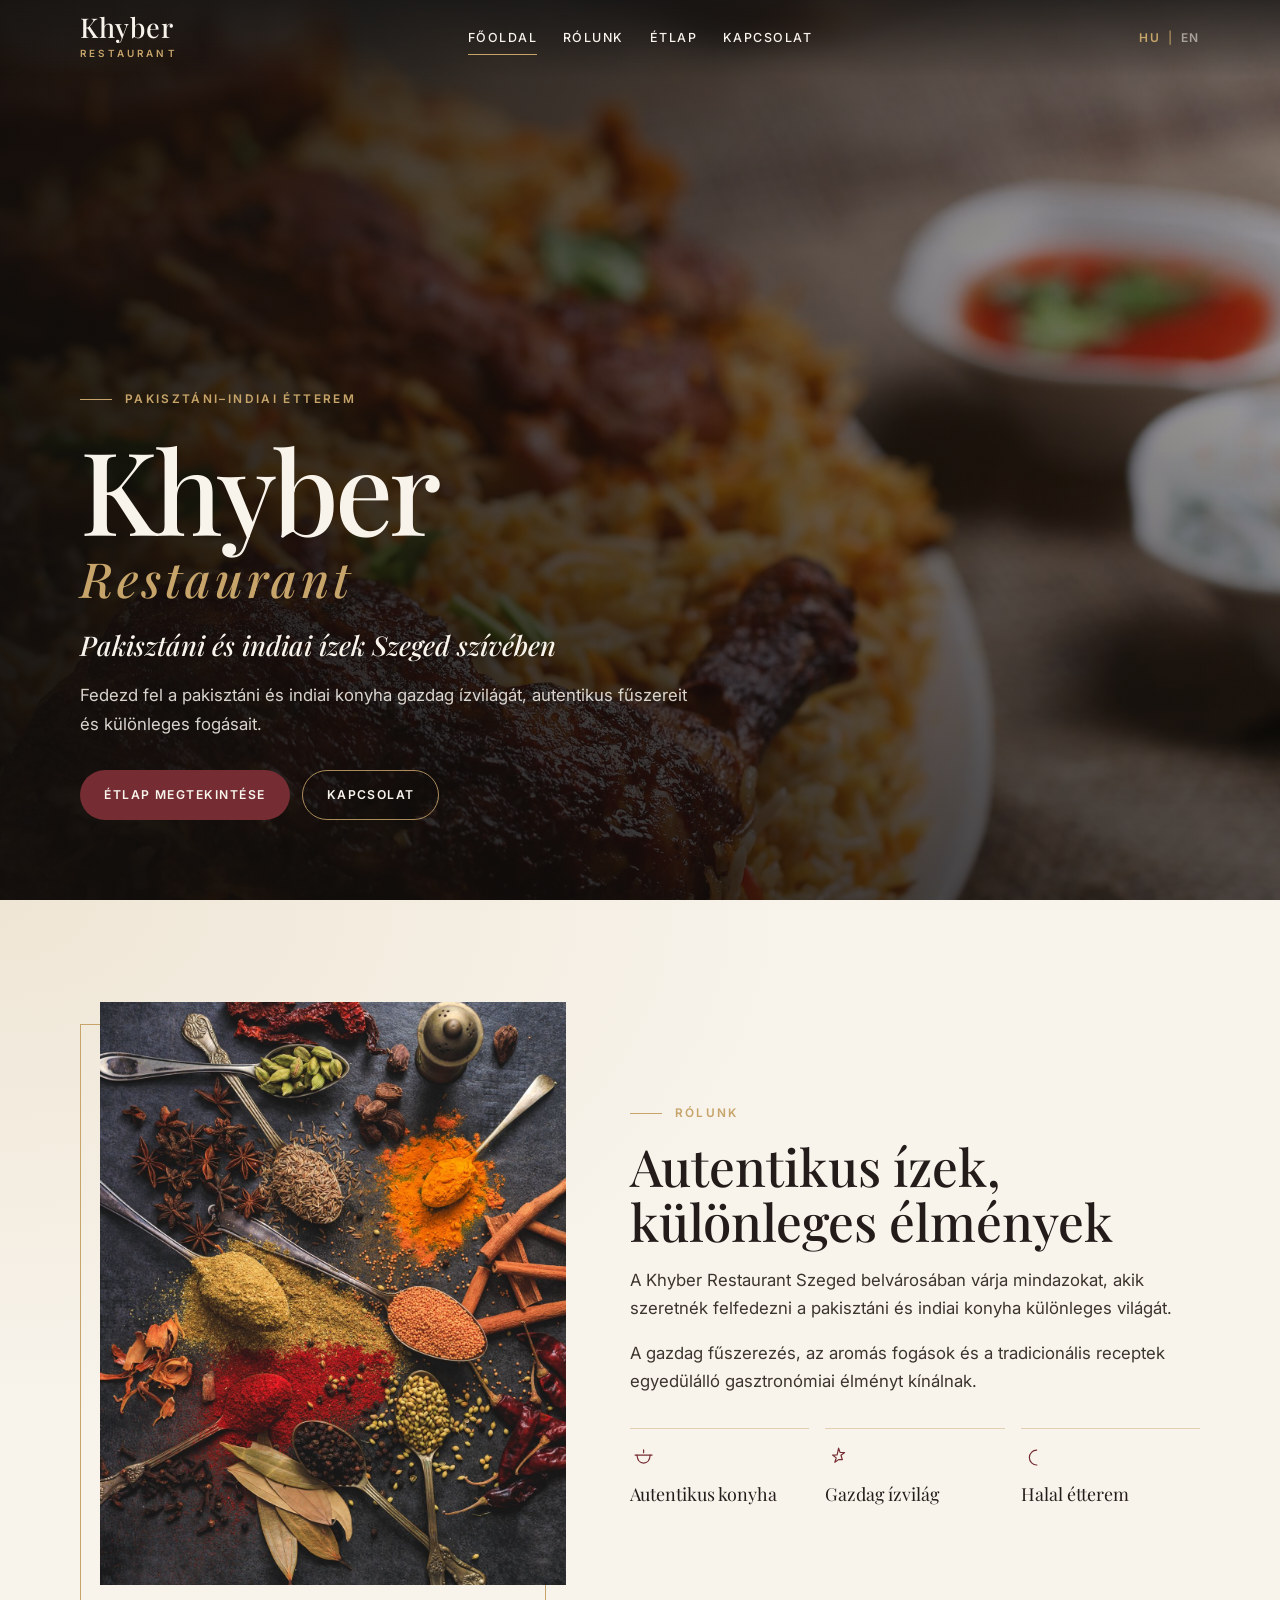
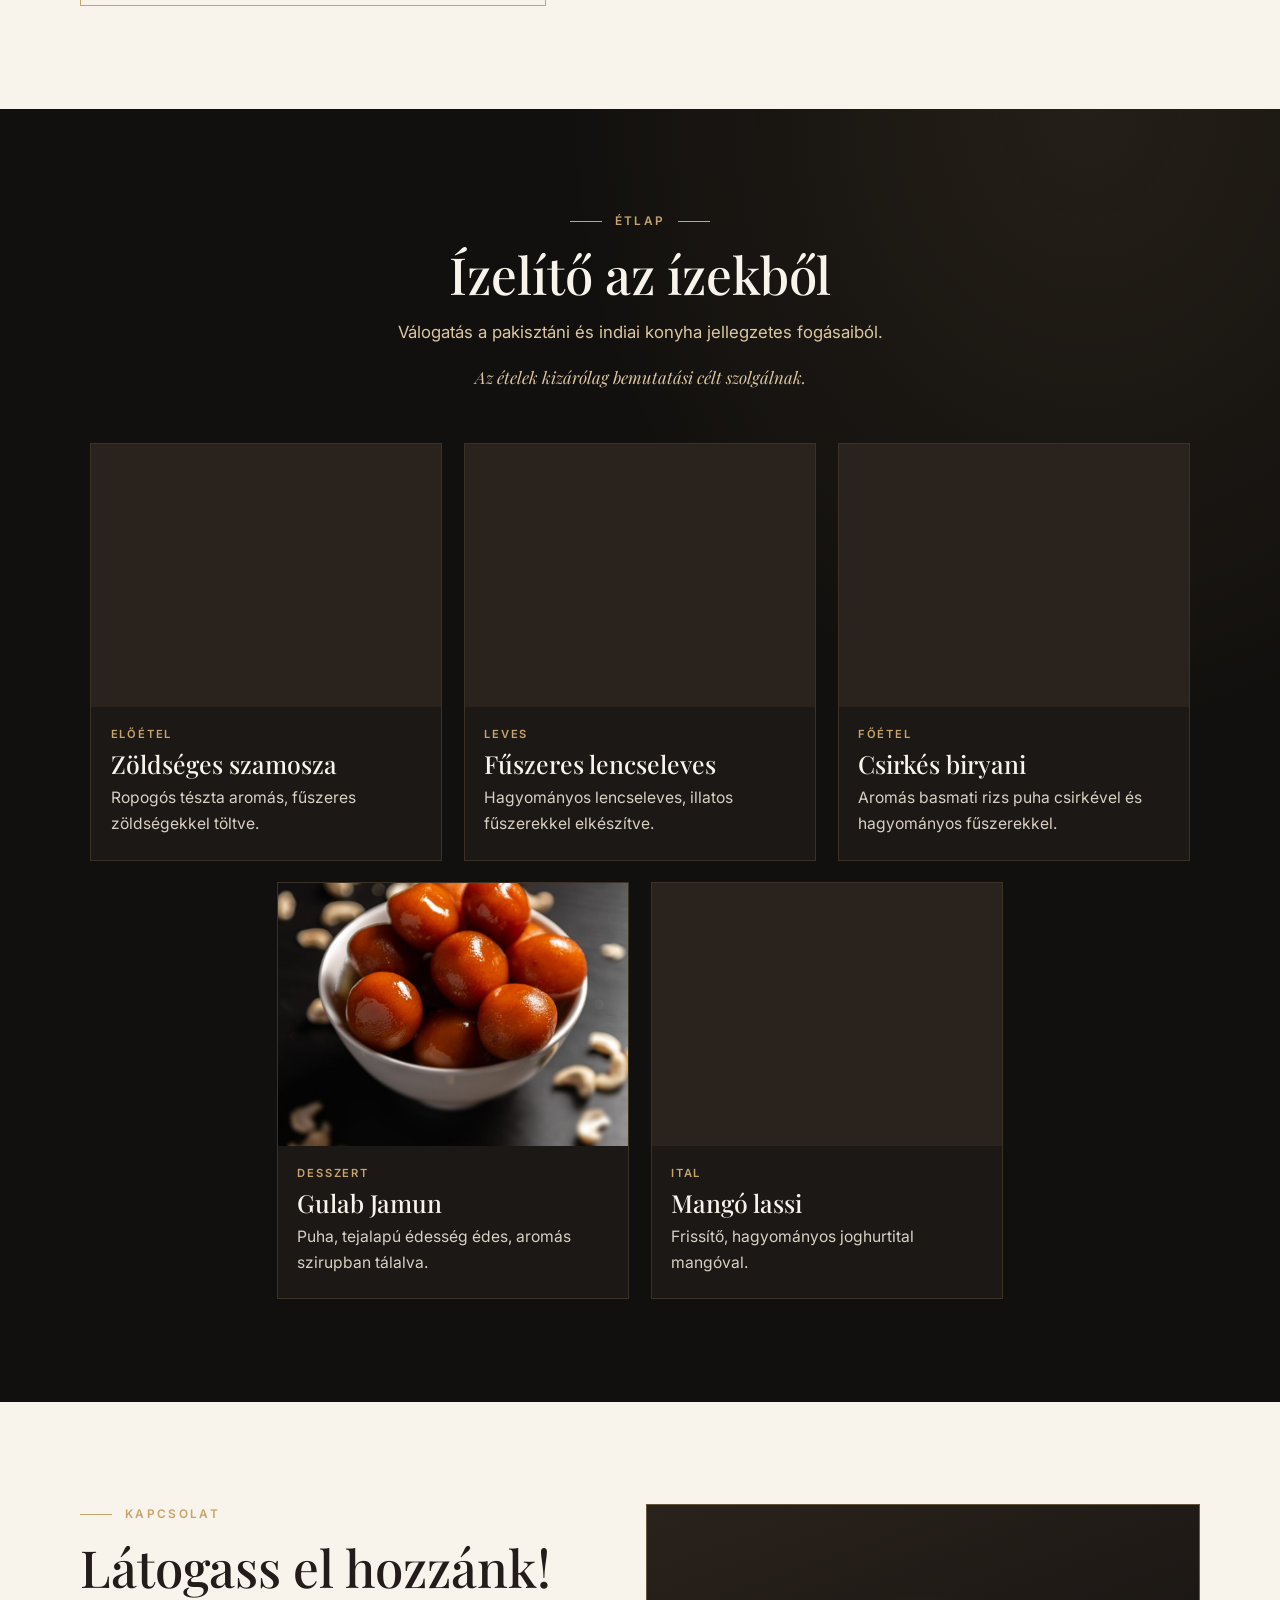
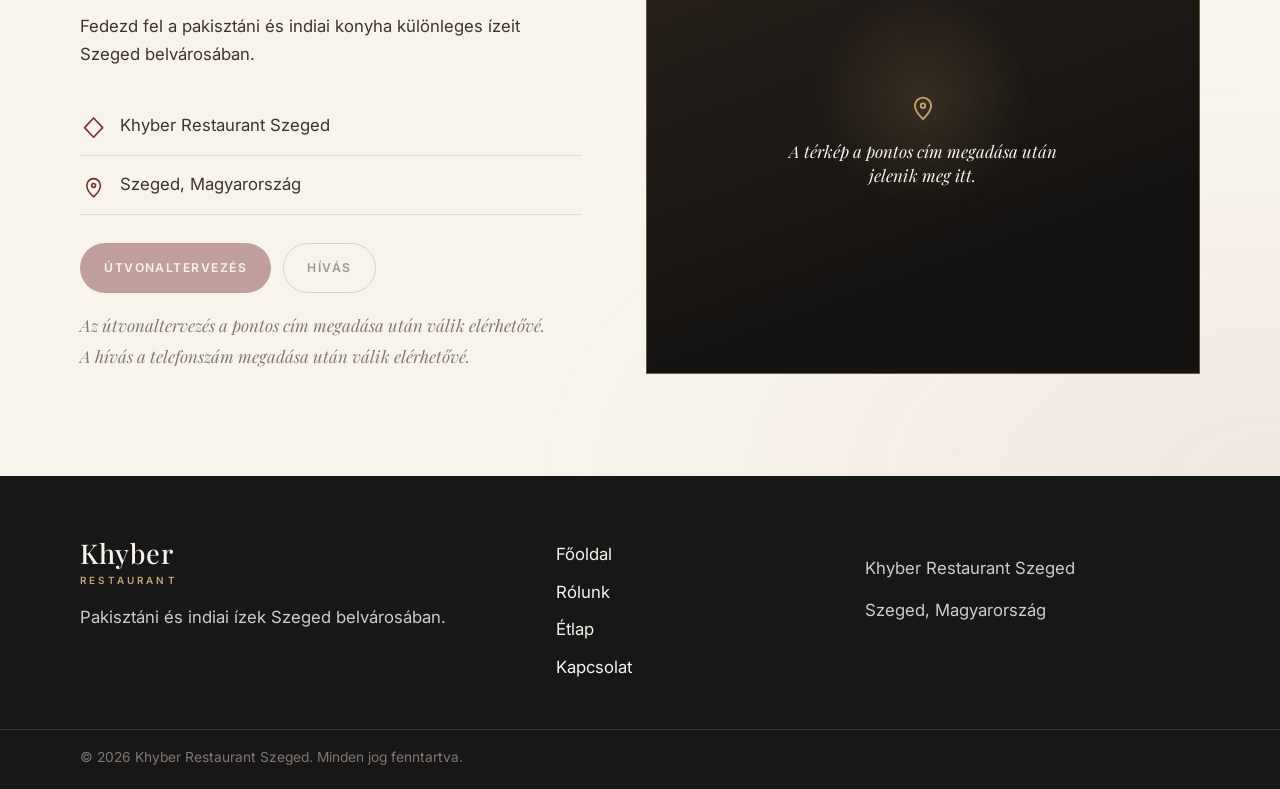
<file: index.html>
<!DOCTYPE html>
<html lang="hu">
<head>
    <meta charset="utf-8">
    <meta name="viewport" content="width=device-width, initial-scale=1">
    <title>Khyber Restaurant Szeged | Pakisztáni–indiai étterem</title>
    <meta name="description" content="Pakisztáni–indiai halal étterem Szeged belvárosában. Fedezd fel a gazdag ízvilágot, az autentikus fűszereket és a különleges fogásokat.">
    <meta name="theme-color" content="#171717">
    <link rel="canonical" href="index.html">
    <link rel="alternate" hreflang="hu" href="index.html">
    <link rel="alternate" hreflang="en" href="en.html">
    <link rel="alternate" hreflang="x-default" href="index.html">
    <meta property="og:type" content="website">
    <meta property="og:locale" content="hu_HU">
    <meta property="og:locale:alternate" content="en_GB">
    <meta property="og:title" content="Khyber Restaurant Szeged | Pakisztáni–indiai étterem">
    <meta property="og:description" content="Pakisztáni–indiai halal étterem Szeged belvárosában. Fedezd fel a gazdag ízvilágot, az autentikus fűszereket és a különleges fogásokat.">
    <meta property="og:url" content="index.html">
    <meta property="og:image" content="assets/images/hero.jpg">
    <meta property="og:image:alt" content="Csirkés biryani tálalva, pirított hússal és egész fűszerekkel">
    <meta name="twitter:card" content="summary_large_image">
    <meta name="twitter:title" content="Khyber Restaurant Szeged | Pakisztáni–indiai étterem">
    <meta name="twitter:description" content="Pakisztáni–indiai halal étterem Szeged belvárosában. Fedezd fel a gazdag ízvilágot, az autentikus fűszereket és a különleges fogásokat.">
    <meta name="twitter:image" content="assets/images/hero.jpg">
    <script>document.documentElement.classList.add('js');</script>
    <link rel="icon" href="assets/images/favicon.svg" type="image/svg+xml">
    <link rel="preconnect" href="https://fonts.googleapis.com">
    <link rel="preconnect" href="https://fonts.gstatic.com" crossorigin>
    <link href="https://fonts.googleapis.com/css2?family=Inter:wght@400;500;600&family=Playfair+Display:ital,wght@0,500;0,600;1,500&display=swap" rel="stylesheet">
    <link rel="preload" as="image" href="assets/images/hero.jpg">
    <link rel="stylesheet" href="assets/css/style.css">
    <script type="application/ld+json">{"@context":"https://schema.org","@type":"Restaurant","name":"Khyber Restaurant Szeged","servesCuisine":["Pakistani","Indian"],"address":{"@type":"PostalAddress","addressLocality":"Szeged","addressCountry":"HU"}}</script>
</head>
<body>
    <a class="skip-link" href="#main">Ugrás a tartalomhoz</a>

    <header class="site-header" data-header>
        <div class="container site-header__bar">
            <a class="logo" href="#home">
                <span class="logo__name">Khyber</span>
                <span class="logo__meta">Restaurant</span>
            </a>

            <nav class="site-nav" id="site-nav" aria-label="Főmenü" data-nav>
                <a href="#home">Főoldal</a>
                <a href="#about">Rólunk</a>
                <a href="#menu">Étlap</a>
                <a href="#contact">Kapcsolat</a>
            </nav>

            <div class="site-header__tools">
                <div class="lang" aria-label="Nyelv">
                    <a href="index.html" lang="hu" hreflang="hu" class="is-active" aria-current="true">HU</a>
                    <span aria-hidden="true">|</span>
                    <a href="en.html" lang="en" hreflang="en">EN</a>
                </div>
                <button
                    class="nav-toggle"
                    type="button"
                    aria-expanded="false"
                    aria-controls="site-nav"
                    data-nav-toggle
                    data-label-open="Menü megnyitása"
                    data-label-close="Menü bezárása"
                >
                    <span class="nav-toggle__bars" aria-hidden="true"></span>
                    <span class="visually-hidden" data-nav-label>Menü megnyitása</span>
                </button>
            </div>
        </div>
    </header>
    <main id="main">

        <section class="hero" id="home">
            <div class="hero__media">
                <img src="assets/images/hero.jpg" alt="Csirkés biryani tálalva, pirított hússal és egész fűszerekkel" width="1800" height="1200" fetchpriority="high">
                <div class="hero__shade"></div>
            </div>
            <div class="container hero__content">
                <p class="eyebrow">Pakisztáni–indiai étterem</p>
                <h1>Khyber <span>Restaurant</span></h1>
                <p class="hero__subtitle">Pakisztáni és indiai ízek Szeged szívében</p>
                <p class="hero__lead">Fedezd fel a pakisztáni és indiai konyha gazdag ízvilágát, autentikus fűszereit és különleges fogásait.</p>
                <div class="hero__actions">
                    <a class="btn btn--primary" href="#menu">Étlap megtekintése</a>
                    <a class="btn btn--ghost" href="#contact">Kapcsolat</a>
                </div>
            </div>
        </section>

        <section class="about" id="about">
            <div class="container about__grid">
                <figure class="about__photo reveal">
                    <img src="assets/images/about.jpg" alt="Friss fűszerek és alapanyagok: kurkuma, chili, kardamom, fahéj és babérlevél" width="1200" height="1500" loading="lazy" decoding="async">
                </figure>
                <div class="about__copy reveal">
                    <p class="eyebrow">Rólunk</p>
                    <h2>Autentikus ízek, különleges élmények</h2>
                                            <p>A Khyber Restaurant Szeged belvárosában várja mindazokat, akik szeretnék felfedezni a pakisztáni és indiai konyha különleges világát.</p>
                                            <p>A gazdag fűszerezés, az aromás fogások és a tradicionális receptek egyedülálló gasztronómiai élményt kínálnak.</p>
                                        <ul class="features">
                                                    <li>
                                <svg viewBox="0 0 32 32" aria-hidden="true" focusable="false"><path d="M6 13h20"/><path d="M8.2 13c.5 6 3.6 9.5 7.8 9.5s7.3-3.5 7.8-9.5"/><path d="M16 7v3.2"/></svg>                                <span>Autentikus konyha</span>
                            </li>
                                                    <li>
                                <svg viewBox="0 0 32 32" aria-hidden="true" focusable="false"><path d="M16 4.8l1.7 5.1 5.4.1-4.3 3.3 1.6 5.2L16 18.4l-4.4 3.1 1.6-5.2-4.3-3.3 5.4-.1z"/></svg>                                <span>Gazdag ízvilág</span>
                            </li>
                                                    <li>
                                <svg viewBox="0 0 32 32" aria-hidden="true" focusable="false"><path d="M18.5 7.2a8.4 8.4 0 1 0 .2 17.5 6.5 6.5 0 1 1-.2-17.5z"/></svg>                                <span>Halal étterem</span>
                            </li>
                                            </ul>
                </div>
            </div>
        </section>

        <section class="menu" id="menu">
            <div class="container">
                <header class="section-head reveal">
                    <p class="eyebrow">Étlap</p>
                    <h2>Ízelítő az ízekből</h2>
                    <p class="section-intro">Válogatás a pakisztáni és indiai konyha jellegzetes fogásaiból.</p>
                    <p class="menu__notice">Az ételek kizárólag bemutatási célt szolgálnak.</p>
                </header>
                <ul class="menu-grid">
                                                                    <li class="reveal">
                            <article class="dish">
                                <div class="dish__media">
                                                                            <img src="assets/images/samosa.jpg" alt="Ropogós szamoszák kosárban, mentával és chutney-val" width="1000" height="750" loading="lazy" decoding="async">
                                                                    </div>
                                <div class="dish__body">
                                    <p class="dish__category">Előétel</p>
                                    <h3>Zöldséges szamosza</h3>
                                    <p>Ropogós tészta aromás, fűszeres zöldségekkel töltve.</p>
                                </div>
                            </article>
                        </li>
                                                                    <li class="reveal">
                            <article class="dish">
                                <div class="dish__media">
                                                                            <img src="assets/images/daal.jpg" alt="Fűszeres lencseétel hagyományos rézedényben" width="1000" height="750" loading="lazy" decoding="async">
                                                                    </div>
                                <div class="dish__body">
                                    <p class="dish__category">Leves</p>
                                    <h3>Fűszeres lencseleves</h3>
                                    <p>Hagyományos lencseleves, illatos fűszerekkel elkészítve.</p>
                                </div>
                            </article>
                        </li>
                                                                    <li class="reveal">
                            <article class="dish">
                                <div class="dish__media">
                                                                            <img src="assets/images/biryani.jpg" alt="Csirkés biryani tányéron, mentával és uborkával" width="1000" height="750" loading="lazy" decoding="async">
                                                                    </div>
                                <div class="dish__body">
                                    <p class="dish__category">Főétel</p>
                                    <h3>Csirkés biryani</h3>
                                    <p>Aromás basmati rizs puha csirkével és hagyományos fűszerekkel.</p>
                                </div>
                            </article>
                        </li>
                                                                    <li class="reveal">
                            <article class="dish">
                                <div class="dish__media">
                                                                            <img src="assets/images/gulab-jamun.jpg" alt="Gulab jamun tálban, fényes cukorszirupban" width="1000" height="750" loading="lazy" decoding="async">
                                                                    </div>
                                <div class="dish__body">
                                    <p class="dish__category">Desszert</p>
                                    <h3>Gulab Jamun</h3>
                                    <p>Puha, tejalapú édesség édes, aromás szirupban tálalva.</p>
                                </div>
                            </article>
                        </li>
                                                                    <li class="reveal">
                            <article class="dish">
                                <div class="dish__media">
                                                                            <img src="assets/images/mango-lassi.jpg" alt="Mangós joghurtital pohárban, friss mangódarabokkal" width="1000" height="750" loading="lazy" decoding="async">
                                                                    </div>
                                <div class="dish__body">
                                    <p class="dish__category">Ital</p>
                                    <h3>Mangó lassi</h3>
                                    <p>Frissítő, hagyományos joghurtital mangóval.</p>
                                </div>
                            </article>
                        </li>
                                    </ul>
            </div>
        </section>

        <section class="contact" id="contact">
            <div class="container contact__grid">
                <div class="contact__copy reveal">
                    <p class="eyebrow">Kapcsolat</p>
                    <h2>Látogass el hozzánk!</h2>
                    <p>Fedezd fel a pakisztáni és indiai konyha különleges ízeit Szeged belvárosában.</p>

                    <ul class="details">
                        <li>
                            <svg viewBox="0 0 24 24" aria-hidden="true" focusable="false"><path d="M12 3.5 20 12 12 20.5 4 12z"/></svg>                            <span>Khyber Restaurant Szeged</span>
                        </li>
                        <li>
                            <svg viewBox="0 0 24 24" aria-hidden="true" focusable="false"><path d="M12 21s6-5.2 6-10a6 6 0 1 0-12 0c0 4.8 6 10 6 10z"/><circle cx="12" cy="11" r="1.7"/></svg>                            <span>Szeged, Magyarország</span>
                        </li>
                                                                                                                    </ul>

                    <div class="contact__actions">
                                                    <button class="btn btn--primary" type="button" disabled>Útvonaltervezés</button>
                        
                                                    <button class="btn btn--line" type="button" disabled>Hívás</button>
                                            </div>

                                            <div class="contact__notes">
                                                            <p>Az útvonaltervezés a pontos cím megadása után válik elérhetővé.</p>
                                                                                        <p>A hívás a telefonszám megadása után válik elérhetővé.</p>
                                                    </div>
                                    </div>

                <div class="contact__map reveal">
                                            <div class="map-placeholder">
                            <svg viewBox="0 0 24 24" aria-hidden="true" focusable="false"><path d="M12 21s6-5.2 6-10a6 6 0 1 0-12 0c0 4.8 6 10 6 10z"/><circle cx="12" cy="11" r="1.7"/></svg>                            <p>A térkép a pontos cím megadása után jelenik meg itt.</p>
                        </div>
                                    </div>
            </div>
        </section>

    </main>

    <footer class="site-footer">
        <div class="container site-footer__grid">
            <div class="site-footer__brand">
                <a class="logo" href="#home">
                    <span class="logo__name">Khyber</span>
                    <span class="logo__meta">Restaurant</span>
                </a>
                <p>Pakisztáni és indiai ízek Szeged belvárosában.</p>
            </div>

            <nav class="site-footer__nav" aria-label="Főmenü">
                <a href="#home">Főoldal</a>
                <a href="#about">Rólunk</a>
                <a href="#menu">Étlap</a>
                <a href="#contact">Kapcsolat</a>
            </nav>

            <div class="site-footer__contact">
                <p>Khyber Restaurant Szeged</p>
                                <p>Szeged, Magyarország</p>
                                                            </div>
        </div>
        <div class="site-footer__bar">
            <div class="container">
                <p>&copy; 2026 Khyber Restaurant Szeged. Minden jog fenntartva.</p>
            </div>
        </div>
    </footer>

    <script src="assets/js/main.js"></script>
</body>
</html>
</file>
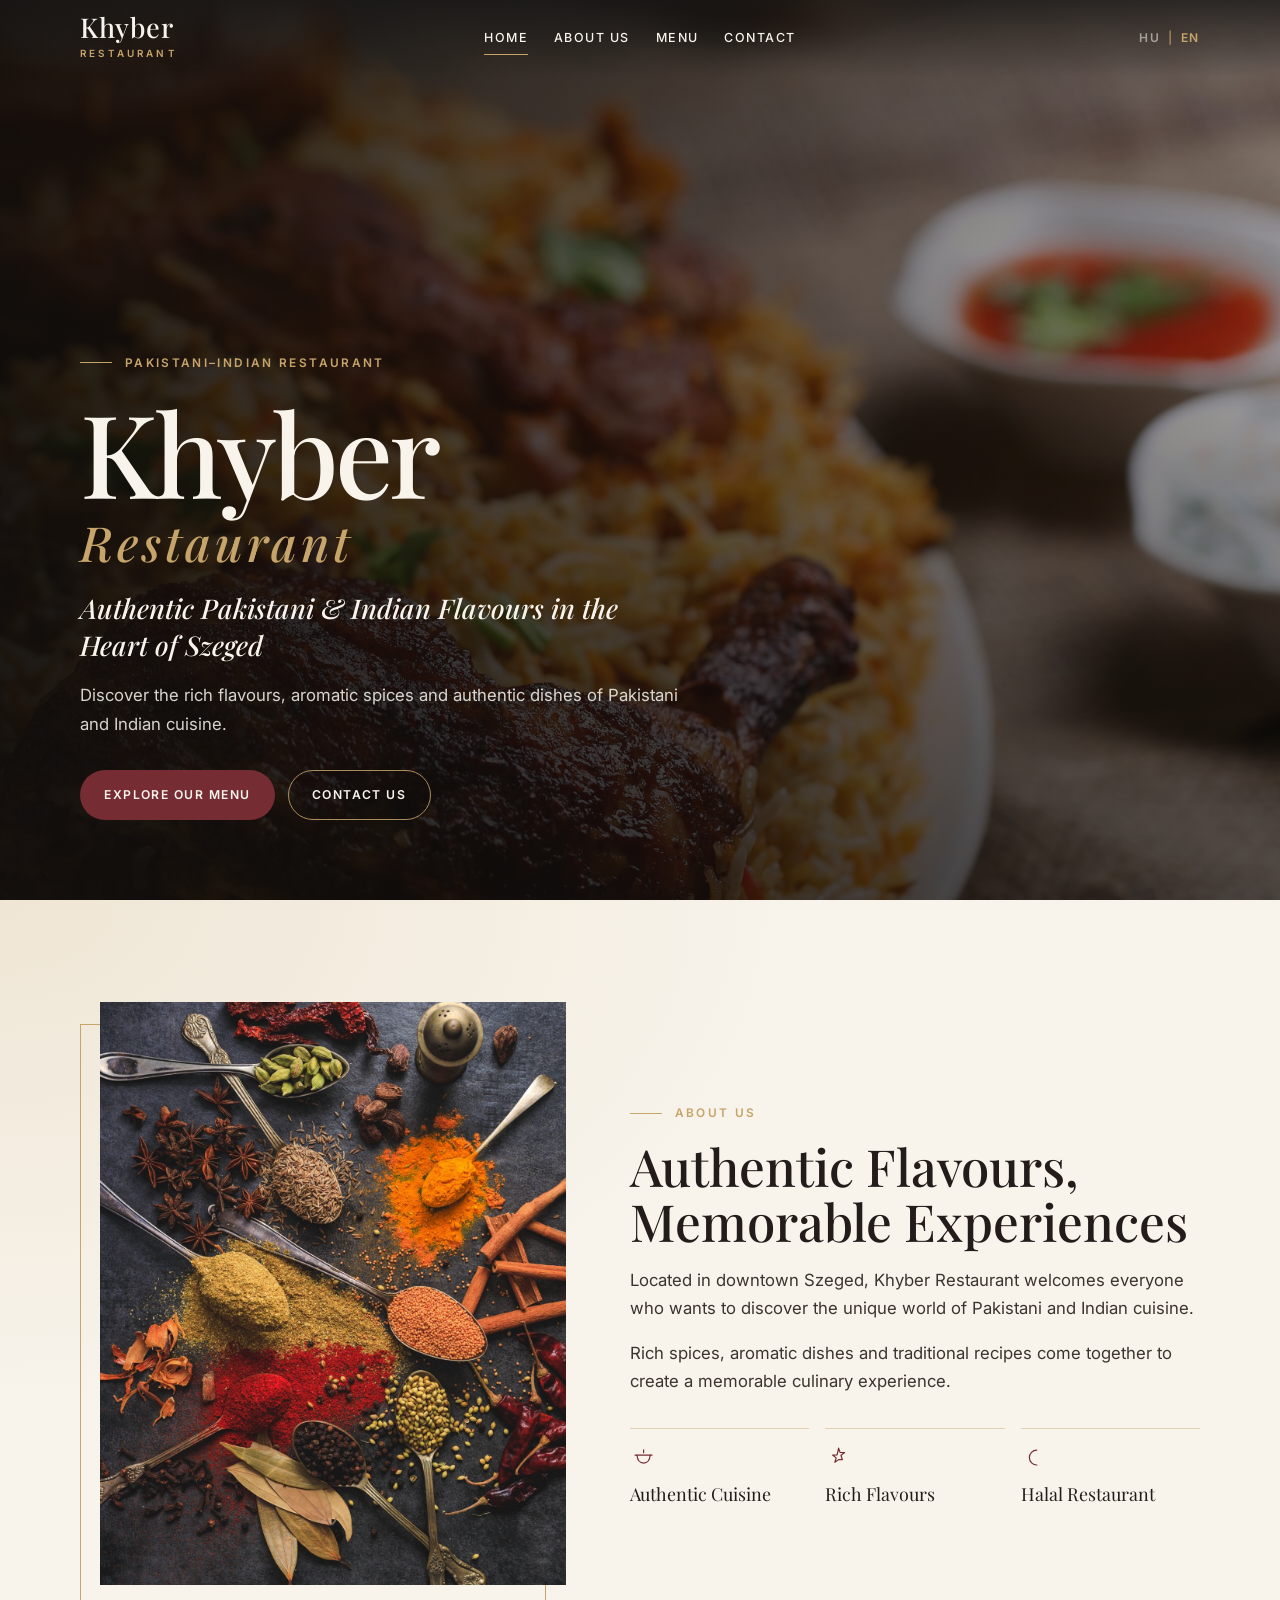
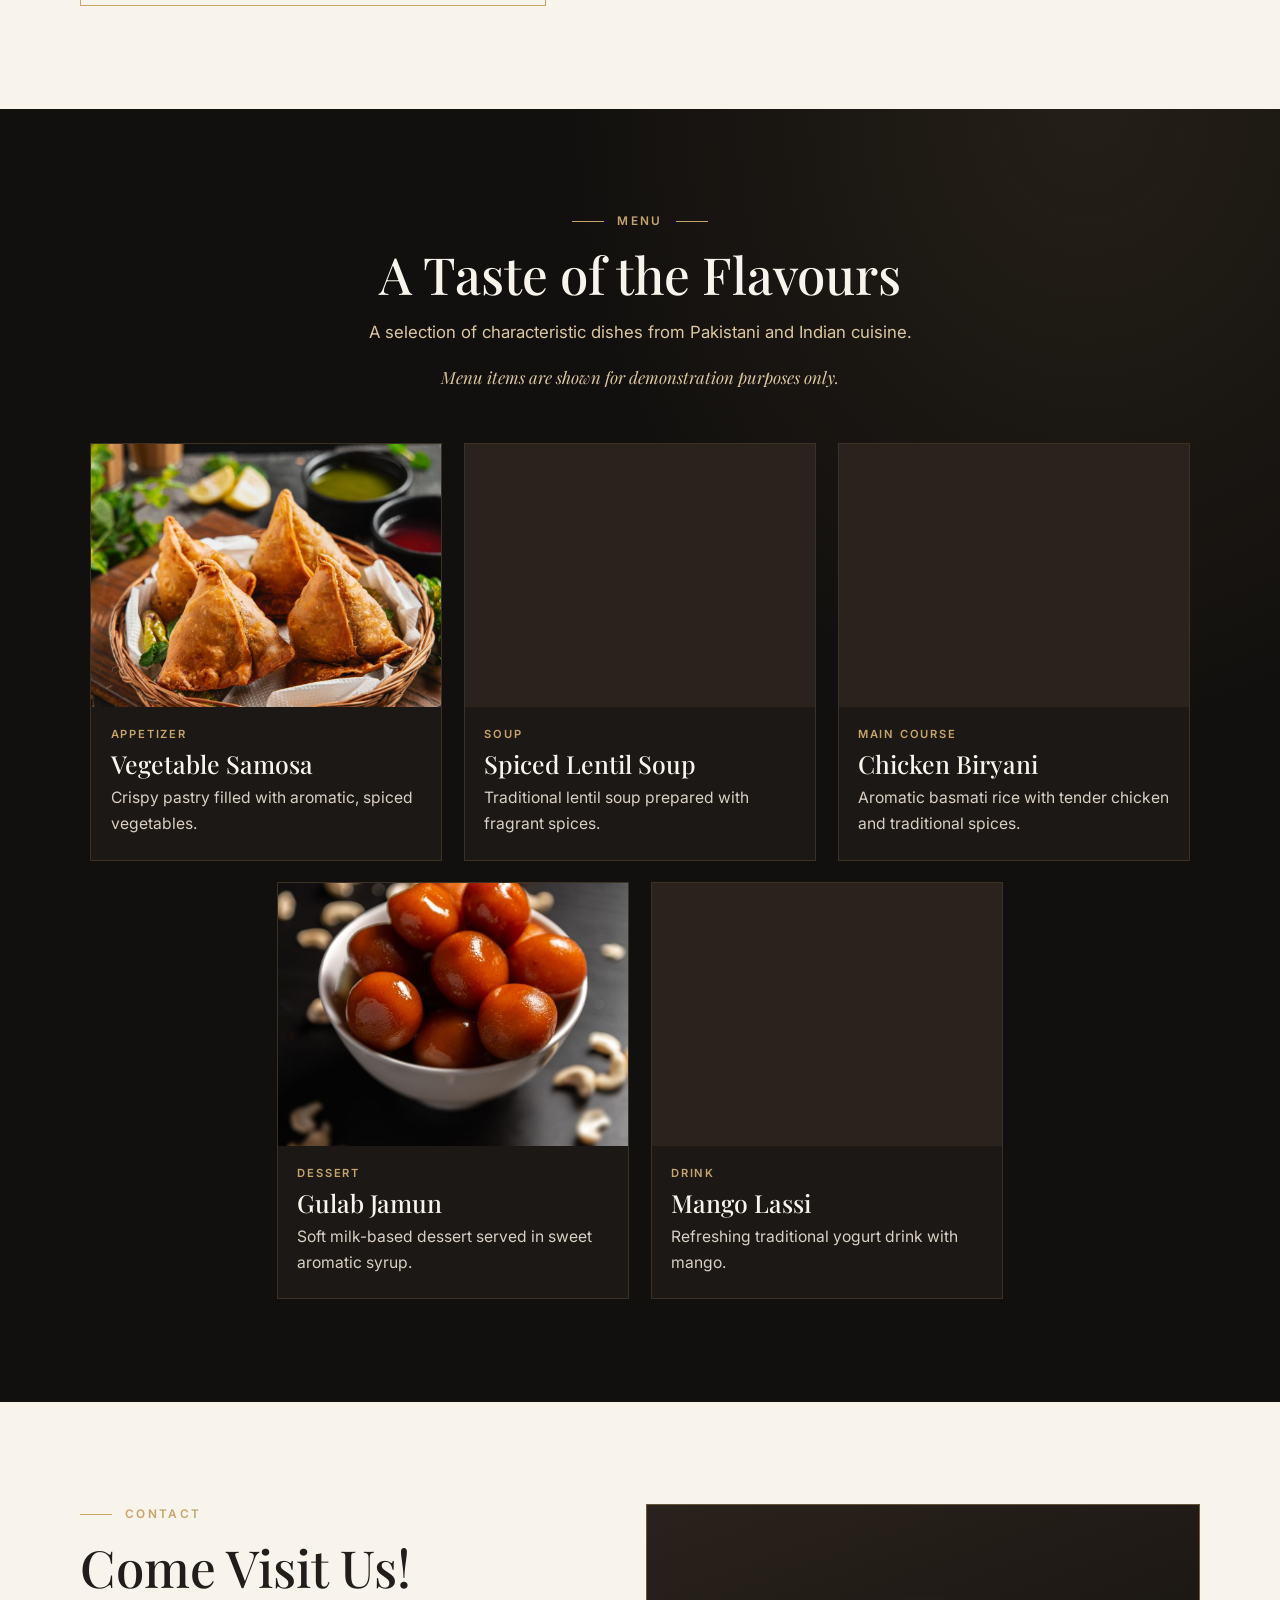
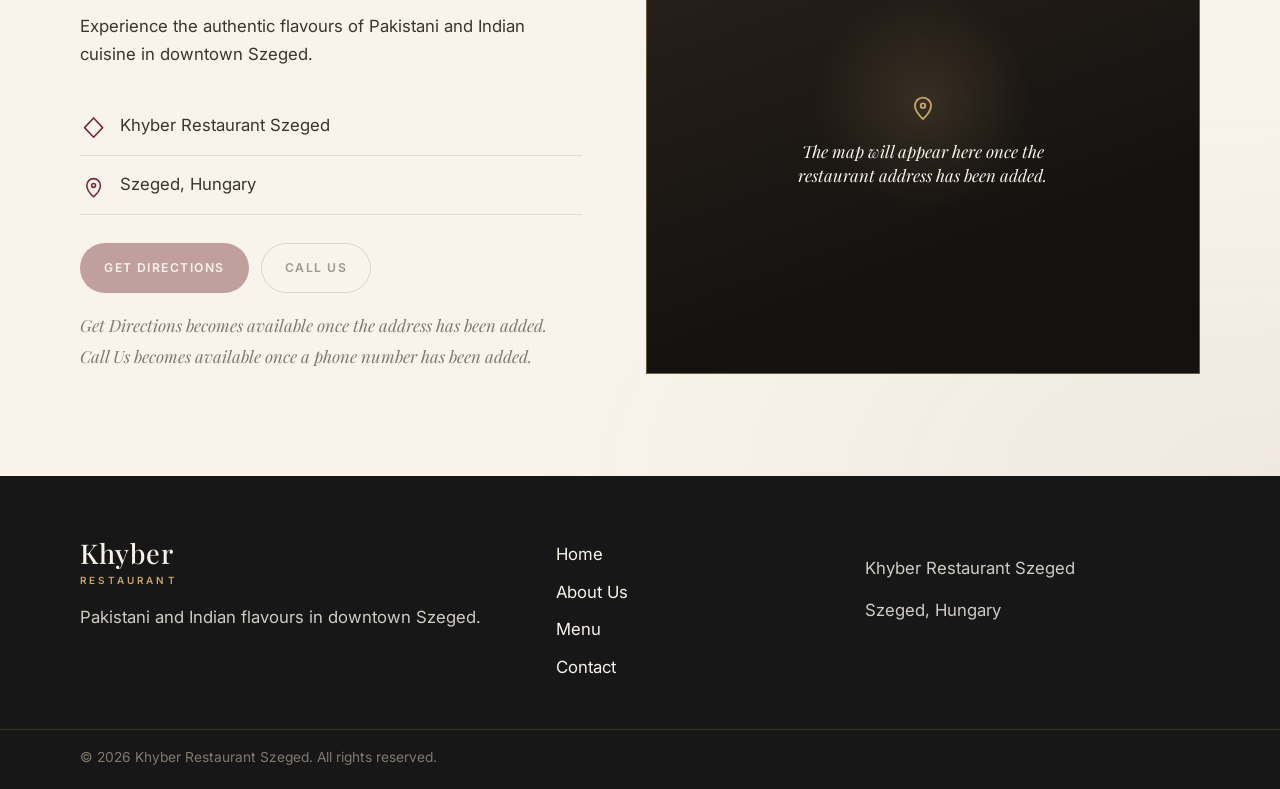
<file: en.html>
<!DOCTYPE html>
<html lang="en">
<head>
    <meta charset="utf-8">
    <meta name="viewport" content="width=device-width, initial-scale=1">
    <title>Khyber Restaurant Szeged | Pakistani-Indian Restaurant</title>
    <meta name="description" content="Pakistani-Indian halal restaurant in downtown Szeged. Discover rich flavours, aromatic spices and authentic dishes.">
    <meta name="theme-color" content="#171717">
    <link rel="canonical" href="en.html">
    <link rel="alternate" hreflang="hu" href="index.html">
    <link rel="alternate" hreflang="en" href="en.html">
    <link rel="alternate" hreflang="x-default" href="index.html">
    <meta property="og:type" content="website">
    <meta property="og:locale" content="en_GB">
    <meta property="og:locale:alternate" content="hu_HU">
    <meta property="og:title" content="Khyber Restaurant Szeged | Pakistani-Indian Restaurant">
    <meta property="og:description" content="Pakistani-Indian halal restaurant in downtown Szeged. Discover rich flavours, aromatic spices and authentic dishes.">
    <meta property="og:url" content="en.html">
    <meta property="og:image" content="assets/images/hero.jpg">
    <meta property="og:image:alt" content="Platter of chicken biryani with roasted chicken and whole spices">
    <meta name="twitter:card" content="summary_large_image">
    <meta name="twitter:title" content="Khyber Restaurant Szeged | Pakistani-Indian Restaurant">
    <meta name="twitter:description" content="Pakistani-Indian halal restaurant in downtown Szeged. Discover rich flavours, aromatic spices and authentic dishes.">
    <meta name="twitter:image" content="assets/images/hero.jpg">
    <script>document.documentElement.classList.add('js');</script>
    <link rel="icon" href="assets/images/favicon.svg" type="image/svg+xml">
    <link rel="preconnect" href="https://fonts.googleapis.com">
    <link rel="preconnect" href="https://fonts.gstatic.com" crossorigin>
    <link href="https://fonts.googleapis.com/css2?family=Inter:wght@400;500;600&family=Playfair+Display:ital,wght@0,500;0,600;1,500&display=swap" rel="stylesheet">
    <link rel="preload" as="image" href="assets/images/hero.jpg">
    <link rel="stylesheet" href="assets/css/style.css">
    <script type="application/ld+json">{"@context":"https://schema.org","@type":"Restaurant","name":"Khyber Restaurant Szeged","servesCuisine":["Pakistani","Indian"],"address":{"@type":"PostalAddress","addressLocality":"Szeged","addressCountry":"HU"}}</script>
</head>
<body>
    <a class="skip-link" href="#main">Skip to content</a>

    <header class="site-header" data-header>
        <div class="container site-header__bar">
            <a class="logo" href="#home">
                <span class="logo__name">Khyber</span>
                <span class="logo__meta">Restaurant</span>
            </a>

            <nav class="site-nav" id="site-nav" aria-label="Main" data-nav>
                <a href="#home">Home</a>
                <a href="#about">About Us</a>
                <a href="#menu">Menu</a>
                <a href="#contact">Contact</a>
            </nav>

            <div class="site-header__tools">
                <div class="lang" aria-label="Language">
                    <a href="index.html" lang="hu" hreflang="hu">HU</a>
                    <span aria-hidden="true">|</span>
                    <a href="en.html" lang="en" hreflang="en" class="is-active" aria-current="true">EN</a>
                </div>
                <button
                    class="nav-toggle"
                    type="button"
                    aria-expanded="false"
                    aria-controls="site-nav"
                    data-nav-toggle
                    data-label-open="Open menu"
                    data-label-close="Close menu"
                >
                    <span class="nav-toggle__bars" aria-hidden="true"></span>
                    <span class="visually-hidden" data-nav-label>Open menu</span>
                </button>
            </div>
        </div>
    </header>
    <main id="main">

        <section class="hero" id="home">
            <div class="hero__media">
                <img src="assets/images/hero.jpg" alt="Platter of chicken biryani with roasted chicken and whole spices" width="1800" height="1200" fetchpriority="high">
                <div class="hero__shade"></div>
            </div>
            <div class="container hero__content">
                <p class="eyebrow">Pakistani–Indian restaurant</p>
                <h1>Khyber <span>Restaurant</span></h1>
                <p class="hero__subtitle">Authentic Pakistani &amp; Indian Flavours in the Heart of Szeged</p>
                <p class="hero__lead">Discover the rich flavours, aromatic spices and authentic dishes of Pakistani and Indian cuisine.</p>
                <div class="hero__actions">
                    <a class="btn btn--primary" href="#menu">Explore Our Menu</a>
                    <a class="btn btn--ghost" href="#contact">Contact Us</a>
                </div>
            </div>
        </section>

        <section class="about" id="about">
            <div class="container about__grid">
                <figure class="about__photo reveal">
                    <img src="assets/images/about.jpg" alt="Fresh spices and ingredients, including turmeric, chilli, cardamom, cinnamon and bay leaves" width="1200" height="1500" loading="lazy" decoding="async">
                </figure>
                <div class="about__copy reveal">
                    <p class="eyebrow">About Us</p>
                    <h2>Authentic Flavours, Memorable Experiences</h2>
                                            <p>Located in downtown Szeged, Khyber Restaurant welcomes everyone who wants to discover the unique world of Pakistani and Indian cuisine.</p>
                                            <p>Rich spices, aromatic dishes and traditional recipes come together to create a memorable culinary experience.</p>
                                        <ul class="features">
                                                    <li>
                                <svg viewBox="0 0 32 32" aria-hidden="true" focusable="false"><path d="M6 13h20"/><path d="M8.2 13c.5 6 3.6 9.5 7.8 9.5s7.3-3.5 7.8-9.5"/><path d="M16 7v3.2"/></svg>                                <span>Authentic Cuisine</span>
                            </li>
                                                    <li>
                                <svg viewBox="0 0 32 32" aria-hidden="true" focusable="false"><path d="M16 4.8l1.7 5.1 5.4.1-4.3 3.3 1.6 5.2L16 18.4l-4.4 3.1 1.6-5.2-4.3-3.3 5.4-.1z"/></svg>                                <span>Rich Flavours</span>
                            </li>
                                                    <li>
                                <svg viewBox="0 0 32 32" aria-hidden="true" focusable="false"><path d="M18.5 7.2a8.4 8.4 0 1 0 .2 17.5 6.5 6.5 0 1 1-.2-17.5z"/></svg>                                <span>Halal Restaurant</span>
                            </li>
                                            </ul>
                </div>
            </div>
        </section>

        <section class="menu" id="menu">
            <div class="container">
                <header class="section-head reveal">
                    <p class="eyebrow">Menu</p>
                    <h2>A Taste of the Flavours</h2>
                    <p class="section-intro">A selection of characteristic dishes from Pakistani and Indian cuisine.</p>
                    <p class="menu__notice">Menu items are shown for demonstration purposes only.</p>
                </header>
                <ul class="menu-grid">
                                                                    <li class="reveal">
                            <article class="dish">
                                <div class="dish__media">
                                                                            <img src="assets/images/samosa.jpg" alt="Crispy samosas in a basket with mint and chutney" width="1000" height="750" loading="lazy" decoding="async">
                                                                    </div>
                                <div class="dish__body">
                                    <p class="dish__category">Appetizer</p>
                                    <h3>Vegetable Samosa</h3>
                                    <p>Crispy pastry filled with aromatic, spiced vegetables.</p>
                                </div>
                            </article>
                        </li>
                                                                    <li class="reveal">
                            <article class="dish">
                                <div class="dish__media">
                                                                            <img src="assets/images/daal.jpg" alt="Spiced lentil dish served in a traditional copper bowl" width="1000" height="750" loading="lazy" decoding="async">
                                                                    </div>
                                <div class="dish__body">
                                    <p class="dish__category">Soup</p>
                                    <h3>Spiced Lentil Soup</h3>
                                    <p>Traditional lentil soup prepared with fragrant spices.</p>
                                </div>
                            </article>
                        </li>
                                                                    <li class="reveal">
                            <article class="dish">
                                <div class="dish__media">
                                                                            <img src="assets/images/biryani.jpg" alt="Chicken biryani on a plate with mint and cucumber" width="1000" height="750" loading="lazy" decoding="async">
                                                                    </div>
                                <div class="dish__body">
                                    <p class="dish__category">Main Course</p>
                                    <h3>Chicken Biryani</h3>
                                    <p>Aromatic basmati rice with tender chicken and traditional spices.</p>
                                </div>
                            </article>
                        </li>
                                                                    <li class="reveal">
                            <article class="dish">
                                <div class="dish__media">
                                                                            <img src="assets/images/gulab-jamun.jpg" alt="Gulab jamun in a bowl, glazed with syrup" width="1000" height="750" loading="lazy" decoding="async">
                                                                    </div>
                                <div class="dish__body">
                                    <p class="dish__category">Dessert</p>
                                    <h3>Gulab Jamun</h3>
                                    <p>Soft milk-based dessert served in sweet aromatic syrup.</p>
                                </div>
                            </article>
                        </li>
                                                                    <li class="reveal">
                            <article class="dish">
                                <div class="dish__media">
                                                                            <img src="assets/images/mango-lassi.jpg" alt="Mango yogurt drink in a glass, topped with fresh mango" width="1000" height="750" loading="lazy" decoding="async">
                                                                    </div>
                                <div class="dish__body">
                                    <p class="dish__category">Drink</p>
                                    <h3>Mango Lassi</h3>
                                    <p>Refreshing traditional yogurt drink with mango.</p>
                                </div>
                            </article>
                        </li>
                                    </ul>
            </div>
        </section>

        <section class="contact" id="contact">
            <div class="container contact__grid">
                <div class="contact__copy reveal">
                    <p class="eyebrow">Contact</p>
                    <h2>Come Visit Us!</h2>
                    <p>Experience the authentic flavours of Pakistani and Indian cuisine in downtown Szeged.</p>

                    <ul class="details">
                        <li>
                            <svg viewBox="0 0 24 24" aria-hidden="true" focusable="false"><path d="M12 3.5 20 12 12 20.5 4 12z"/></svg>                            <span>Khyber Restaurant Szeged</span>
                        </li>
                        <li>
                            <svg viewBox="0 0 24 24" aria-hidden="true" focusable="false"><path d="M12 21s6-5.2 6-10a6 6 0 1 0-12 0c0 4.8 6 10 6 10z"/><circle cx="12" cy="11" r="1.7"/></svg>                            <span>Szeged, Hungary</span>
                        </li>
                                                                                                                    </ul>

                    <div class="contact__actions">
                                                    <button class="btn btn--primary" type="button" disabled>Get Directions</button>
                        
                                                    <button class="btn btn--line" type="button" disabled>Call Us</button>
                                            </div>

                                            <div class="contact__notes">
                                                            <p>Get Directions becomes available once the address has been added.</p>
                                                                                        <p>Call Us becomes available once a phone number has been added.</p>
                                                    </div>
                                    </div>

                <div class="contact__map reveal">
                                            <div class="map-placeholder">
                            <svg viewBox="0 0 24 24" aria-hidden="true" focusable="false"><path d="M12 21s6-5.2 6-10a6 6 0 1 0-12 0c0 4.8 6 10 6 10z"/><circle cx="12" cy="11" r="1.7"/></svg>                            <p>The map will appear here once the restaurant address has been added.</p>
                        </div>
                                    </div>
            </div>
        </section>

    </main>

    <footer class="site-footer">
        <div class="container site-footer__grid">
            <div class="site-footer__brand">
                <a class="logo" href="#home">
                    <span class="logo__name">Khyber</span>
                    <span class="logo__meta">Restaurant</span>
                </a>
                <p>Pakistani and Indian flavours in downtown Szeged.</p>
            </div>

            <nav class="site-footer__nav" aria-label="Main">
                <a href="#home">Home</a>
                <a href="#about">About Us</a>
                <a href="#menu">Menu</a>
                <a href="#contact">Contact</a>
            </nav>

            <div class="site-footer__contact">
                <p>Khyber Restaurant Szeged</p>
                                <p>Szeged, Hungary</p>
                                                            </div>
        </div>
        <div class="site-footer__bar">
            <div class="container">
                <p>&copy; 2026 Khyber Restaurant Szeged. All rights reserved.</p>
            </div>
        </div>
    </footer>

    <script src="assets/js/main.js"></script>
</body>
</html>
</file>
<file: assets/css/style.css>
:root {
    --charcoal: #171717;
    --ink: #241c1a;
    --ivory: #f8f4ec;
    --text: #3c342e;
    --muted: #81796f;
    --burgundy: #752c32;
    --burgundy-deep: #5a2126;
    --gold: #c6a46a;
    --gold-soft: #ddc7a0;
    --line: rgba(198, 164, 106, 0.45);
    --serif: "Playfair Display", Georgia, "Times New Roman", serif;
    --sans: Inter, "Segoe UI", sans-serif;
    --header: 4.75rem;
    --space: clamp(4.5rem, 8vw, 7.25rem);
    --content: 1120px;
}

*,
*::before,
*::after {
    box-sizing: border-box;
}

html {
    scroll-behavior: smooth;
}

body {
    margin: 0;
    background: var(--ivory);
    color: var(--text);
    font-family: var(--sans);
    font-size: 1.05rem;
    line-height: 1.7;
    overflow-x: clip;
}

body.nav-open {
    overflow: hidden;
}

img {
    max-width: 100%;
    height: auto;
}

h1, h2, h3, p {
    margin-top: 0;
}

h1, h2, h3 {
    font-family: var(--serif);
    font-weight: 500;
    line-height: 1.08;
    color: var(--ink);
}

a {
    color: inherit;
}

button, a {
    -webkit-tap-highlight-color: transparent;
}

:focus-visible {
    outline: 2px solid var(--gold);
    outline-offset: 3px;
}

::selection {
    background: var(--burgundy);
    color: var(--ivory);
}

.skip-link {
    position: absolute;
    left: 1rem;
    top: -4rem;
    z-index: 80;
    padding: 0.7rem 1rem;
    background: var(--gold);
    color: var(--charcoal);
    text-decoration: none;
}

.skip-link:focus {
    top: 1rem;
}

.visually-hidden {
    position: absolute;
    width: 1px;
    height: 1px;
    padding: 0;
    margin: -1px;
    overflow: hidden;
    clip: rect(0, 0, 0, 0);
    white-space: nowrap;
    border: 0;
}

.container {
    width: min(var(--content), calc(100% - 3rem));
    margin-inline: auto;
}

.eyebrow {
    display: flex;
    align-items: center;
    gap: 0.8rem;
    margin: 0 0 1rem;
    color: var(--gold);
    font-size: 0.74rem;
    font-weight: 600;
    letter-spacing: 0.2em;
    text-transform: uppercase;
}

.eyebrow::before,
.section-head .eyebrow::after {
    content: "";
    width: 2rem;
    height: 1px;
    background: currentColor;
}

.section-head {
    max-width: 40rem;
    margin: 0 auto 3.25rem;
    text-align: center;
}

.section-head .eyebrow {
    justify-content: center;
}

.section-intro {
    margin: 1rem auto 0;
    color: var(--gold-soft);
}

section {
    scroll-margin-top: calc(var(--header) + 0.5rem);
}

.site-header {
    position: fixed;
    inset: 0 0 auto;
    z-index: 40;
    color: var(--ivory);
    background: linear-gradient(180deg, rgba(23, 23, 23, 0.72), rgba(23, 23, 23, 0));
    transition: background 0.3s ease, box-shadow 0.3s ease;
}

.site-header.is-scrolled,
.site-header.is-open {
    background: rgba(23, 23, 23, 0.96);
    box-shadow: inset 0 -1px 0 rgba(198, 164, 106, 0.28);
}

.site-header__bar {
    display: grid;
    grid-template-columns: 1fr auto 1fr;
    align-items: center;
    min-height: var(--header);
}

.logo {
    justify-self: start;
    color: inherit;
    text-decoration: none;
}

.logo__name {
    display: block;
    font-family: var(--serif);
    font-size: 1.7rem;
    font-weight: 500;
    line-height: 1;
    letter-spacing: 0.02em;
}

.logo__meta {
    display: block;
    margin-top: 0.28rem;
    color: var(--gold);
    font-size: 0.62rem;
    font-weight: 600;
    letter-spacing: 0.32em;
    text-transform: uppercase;
}

.site-nav {
    display: flex;
    align-items: center;
    gap: 1.6rem;
}

.site-nav a {
    position: relative;
    color: var(--ivory);
    font-size: 0.78rem;
    font-weight: 500;
    letter-spacing: 0.12em;
    text-decoration: none;
    text-transform: uppercase;
    white-space: nowrap;
}

.site-nav a::after {
    content: "";
    position: absolute;
    left: 0;
    bottom: -0.4rem;
    width: 100%;
    height: 1px;
    background: var(--gold);
    transform: scaleX(0);
    transform-origin: left;
    transition: transform 0.25s ease;
}

.site-nav a:hover::after,
.site-nav a[aria-current="true"]::after {
    transform: scaleX(1);
}

.site-header__tools {
    display: flex;
    justify-content: flex-end;
    align-items: center;
    gap: 0.75rem;
}

.lang {
    display: flex;
    align-items: center;
    gap: 0.45rem;
    font-size: 0.75rem;
    font-weight: 600;
    letter-spacing: 0.14em;
}

.lang a {
    color: rgba(248, 244, 236, 0.55);
    text-decoration: none;
}

.lang a.is-active,
.lang a:hover {
    color: var(--gold);
}

.lang span {
    color: rgba(198, 164, 106, 0.7);
}

.nav-toggle {
    display: none;
    place-items: center;
    width: 2.75rem;
    height: 2.75rem;
    padding: 0;
    border: 0;
    background: transparent;
    color: inherit;
    cursor: pointer;
}

.nav-toggle__bars,
.nav-toggle__bars::before,
.nav-toggle__bars::after {
    display: block;
    width: 1.35rem;
    height: 1.5px;
    background: currentColor;
    position: relative;
}

.nav-toggle__bars::before,
.nav-toggle__bars::after {
    content: "";
    position: absolute;
    left: 0;
}

.nav-toggle__bars::before {
    top: -0.42rem;
}

.nav-toggle__bars::after {
    top: 0.42rem;
}

.nav-toggle[aria-expanded="true"] .nav-toggle__bars {
    background: transparent;
}

.nav-toggle[aria-expanded="true"] .nav-toggle__bars::before {
    top: 0;
    transform: rotate(45deg);
}

.nav-toggle[aria-expanded="true"] .nav-toggle__bars::after {
    top: 0;
    transform: rotate(-45deg);
}

.hero {
    position: relative;
    display: flex;
    align-items: flex-end;
    min-height: 100vh;
    min-height: 100dvh;
    color: var(--ivory);
}

.hero__media,
.hero__shade {
    position: absolute;
    inset: 0;
}

.hero__media img {
    width: 100%;
    height: 100%;
    object-fit: cover;
    object-position: 58% 42%;
}

.hero__shade {
    background:
        linear-gradient(90deg, rgba(17, 14, 12, 0.9) 0%, rgba(17, 14, 12, 0.62) 42%, rgba(17, 14, 12, 0.22) 100%),
        linear-gradient(180deg, rgba(17, 14, 12, 0.35), rgba(17, 14, 12, 0.15) 28%, rgba(17, 14, 12, 0.62));
}

.hero__content {
    position: relative;
    z-index: 1;
    padding: calc(var(--header) + 3rem) 0 5rem;
}

.hero__content > * {
    max-width: 38rem;
}

.hero h1,
.hero h1 span {
    color: var(--ivory);
}

.hero h1 {
    margin: 0;
    font-size: clamp(4rem, 9vw, 7.4rem);
    font-weight: 500;
    letter-spacing: -0.035em;
}

.hero h1 span {
    display: block;
    margin-top: 0.15rem;
    color: var(--gold);
    font-size: 0.42em;
    font-style: italic;
    font-weight: 500;
    letter-spacing: 0.08em;
}

.hero__subtitle {
    margin: 1.4rem 0 0;
    font-family: var(--serif);
    font-size: clamp(1.25rem, 2.2vw, 1.7rem);
    font-style: italic;
    font-weight: 500;
    line-height: 1.35;
    color: var(--ivory);
}

.hero__lead {
    margin: 1.1rem 0 0;
    color: rgba(248, 244, 236, 0.86);
}

.hero__actions {
    display: flex;
    flex-wrap: wrap;
    gap: 0.8rem;
    max-width: none;
    margin-top: 2rem;
}

.btn {
    display: inline-flex;
    align-items: center;
    justify-content: center;
    min-height: 3.1rem;
    padding: 0.8rem 1.45rem;
    border: 1px solid transparent;
    border-radius: 999px;
    font-family: var(--sans);
    font-size: 0.76rem;
    font-weight: 600;
    letter-spacing: 0.12em;
    line-height: 1.2;
    text-align: center;
    text-decoration: none;
    text-transform: uppercase;
    cursor: pointer;
    transition: background 0.25s ease, color 0.25s ease, border-color 0.25s ease, transform 0.25s ease;
}

.btn--primary {
    background: var(--burgundy);
    color: var(--ivory);
}

.btn--primary:hover {
    background: var(--burgundy-deep);
    transform: translateY(-1px);
}

.btn--ghost {
    background: transparent;
    border-color: rgba(198, 164, 106, 0.85);
    color: var(--ivory);
}

.btn--ghost:hover {
    background: var(--gold);
    border-color: var(--gold);
    color: var(--charcoal);
}

.btn--line {
    background: transparent;
    border-color: rgba(36, 28, 26, 0.35);
    color: var(--ink);
}

.btn--line:hover {
    background: var(--burgundy);
    border-color: var(--burgundy);
    color: var(--ivory);
}

.btn:disabled {
    opacity: 0.42;
    cursor: default;
    transform: none;
}

.about {
    padding: var(--space) 0;
    background:
        radial-gradient(ellipse at 0% 0%, rgba(198, 164, 106, 0.18), transparent 46%),
        var(--ivory);
}

.about__grid {
    display: grid;
    grid-template-columns: 0.92fr 1.08fr;
    gap: clamp(2rem, 5vw, 5rem);
    align-items: center;
}

.about__photo {
    position: relative;
    margin: 0;
    padding: 0 0 1.35rem 1.25rem;
}

.about__photo::before {
    content: "";
    position: absolute;
    inset: 1.35rem 1.25rem 0 0;
    border: 1px solid var(--gold);
}

.about__photo img {
    position: relative;
    display: block;
    width: 100%;
    aspect-ratio: 4 / 5;
    object-fit: cover;
}

.about h2,
.contact h2,
.menu h2 {
    margin-bottom: 1rem;
    font-size: clamp(2.3rem, 4vw, 3.6rem);
}

.about__copy p:not(.eyebrow) {
    margin-bottom: 1rem;
}

.features {
    display: grid;
    grid-template-columns: repeat(3, minmax(0, 1fr));
    gap: 1rem;
    margin: 2rem 0 0;
    padding: 0;
    list-style: none;
}

.features li {
    display: flex;
    flex-direction: column;
    gap: 0.75rem;
    padding-top: 0.95rem;
    border-top: 1px solid var(--line);
    color: var(--ink);
    font-family: var(--serif);
    font-size: 1.12rem;
    line-height: 1.25;
}

.features svg,
.details svg,
.map-placeholder svg {
    width: 1.7rem;
    height: 1.7rem;
    fill: none;
    stroke: currentColor;
    stroke-width: 1.4;
    stroke-linecap: round;
    stroke-linejoin: round;
}

.features svg {
    color: var(--burgundy);
}

.menu {
    padding: var(--space) 0;
    background:
        radial-gradient(ellipse at 85% 0%, rgba(198, 164, 106, 0.1), transparent 34%),
        #12100e;
    color: var(--ivory);
}

.menu h2 {
    color: var(--ivory);
}

.menu__notice {
    margin: 1rem 0 0;
    color: var(--gold-soft);
    font-family: var(--serif);
    font-style: italic;
}

.menu-grid {
    display: flex;
    flex-wrap: wrap;
    justify-content: center;
    gap: 1.35rem;
    margin: 0;
    padding: 0;
    list-style: none;
}

.menu-grid > li {
    flex: 1 1 17.5rem;
    max-width: 22rem;
}

.dish {
    height: 100%;
    overflow: hidden;
    background: #1c1815;
    border: 1px solid rgba(198, 164, 106, 0.18);
    transition: border-color 0.3s ease;
}

.dish:hover,
.dish:focus-within {
    border-color: rgba(198, 164, 106, 0.7);
}

.dish__media {
    aspect-ratio: 4 / 3;
    overflow: hidden;
    background: #2a221c;
}

.dish__media img {
    width: 100%;
    height: 100%;
    object-fit: cover;
    transition: transform 0.6s ease;
}

.dish:hover img,
.dish:focus-within img {
    transform: scale(1.06);
}

.dish__body {
    padding: 1.15rem 1.2rem 1.35rem;
}

.dish__category {
    margin: 0 0 0.4rem;
    color: var(--gold);
    font-size: 0.7rem;
    font-weight: 600;
    letter-spacing: 0.16em;
    text-transform: uppercase;
}

.dish h3 {
    margin: 0 0 0.45rem;
    color: var(--ivory);
    font-size: 1.55rem;
}

.dish__body p:last-child {
    margin: 0;
    color: #d9d0c4;
    font-size: 0.98rem;
}

.contact {
    padding: var(--space) 0;
    background:
        radial-gradient(ellipse at 100% 100%, rgba(117, 44, 50, 0.06), transparent 42%),
        var(--ivory);
}

.contact__grid {
    display: grid;
    grid-template-columns: 0.95fr 1.05fr;
    gap: clamp(2rem, 5vw, 4.5rem);
    align-items: stretch;
}

.details {
    margin: 1.8rem 0;
    padding: 0;
    list-style: none;
}

.details li {
    display: flex;
    align-items: flex-start;
    gap: 0.8rem;
    padding: 0.85rem 0;
    border-bottom: 1px solid rgba(36, 28, 26, 0.1);
}

.details svg {
    flex: none;
    margin-top: 0.2rem;
    color: var(--burgundy);
}

.details a {
    text-decoration-thickness: 1px;
    text-underline-offset: 0.18em;
}

.contact__actions {
    display: flex;
    flex-wrap: wrap;
    gap: 0.75rem;
}

.contact__notes {
    margin-top: 1.1rem;
    color: var(--muted);
    font-family: var(--serif);
    font-style: italic;
}

.contact__notes p {
    margin: 0.2rem 0;
}

.contact__map,
.map-placeholder,
.contact__map iframe {
    min-height: 28rem;
    height: 100%;
}

.contact__map iframe {
    display: block;
    width: 100%;
    border: 0;
    filter: saturate(0.82);
}

.map-placeholder {
    display: flex;
    flex-direction: column;
    align-items: center;
    justify-content: center;
    gap: 1rem;
    padding: 2rem;
    text-align: center;
    color: var(--ivory);
    background:
        radial-gradient(circle at 50% 42%, rgba(198, 164, 106, 0.16), transparent 28%),
        linear-gradient(160deg, #2a221c, #141210 70%);
    border: 1px solid var(--line);
}

.map-placeholder svg {
    width: 2rem;
    height: 2rem;
    color: var(--gold);
}

.map-placeholder p {
    max-width: 18rem;
    margin: 0;
    font-family: var(--serif);
    font-style: italic;
    line-height: 1.45;
}

.site-footer {
    background: var(--charcoal);
    color: rgba(248, 244, 236, 0.82);
}

.site-footer__grid {
    display: grid;
    grid-template-columns: 1.3fr 0.8fr 1fr;
    gap: 2.5rem;
    padding: 4rem 0 3rem;
}

.site-footer .logo {
    color: var(--ivory);
}

.site-footer__brand p,
.site-footer__contact p {
    margin: 0.85rem 0 0;
}

.site-footer__nav {
    display: flex;
    flex-direction: column;
    align-items: flex-start;
    gap: 0.55rem;
}

.site-footer__nav a {
    color: var(--ivory);
    text-decoration: none;
}

.site-footer__nav a:hover,
.site-footer__contact a:hover {
    color: var(--gold);
}

.site-footer__bar {
    border-top: 1px solid rgba(198, 164, 106, 0.22);
}

.site-footer__bar p {
    margin: 0;
    padding: 1rem 0 1.2rem;
    color: var(--muted);
    font-size: 0.86rem;
}

.js .reveal {
    opacity: 0;
    transform: translateY(18px);
    transition: opacity 0.7s ease, transform 0.7s ease;
}

.js .reveal.is-visible {
    opacity: 1;
    transform: none;
}

.menu-grid li:nth-child(2) { transition-delay: 0.08s; }
.menu-grid li:nth-child(3) { transition-delay: 0.16s; }
.menu-grid li:nth-child(4) { transition-delay: 0.24s; }
.menu-grid li:nth-child(5) { transition-delay: 0.32s; }

.hero__content > * {
    animation: rise 0.9s ease both;
}

.hero__content > *:nth-child(1) { animation-delay: 0.05s; }
.hero__content > *:nth-child(2) { animation-delay: 0.16s; }
.hero__content > *:nth-child(3) { animation-delay: 0.28s; }
.hero__content > *:nth-child(4) { animation-delay: 0.4s; }
.hero__content > *:nth-child(5) { animation-delay: 0.52s; }

@keyframes rise {
    from {
        opacity: 0;
        transform: translateY(16px);
    }
    to {
        opacity: 1;
        transform: none;
    }
}

@media (max-width: 1040px) {
    .nav-toggle {
        display: grid;
    }

    .site-nav {
        position: fixed;
        z-index: 30;
        inset: var(--header) 0 0;
        display: flex;
        flex-direction: column;
        justify-content: center;
        gap: 0.35rem;
        padding: 2rem 2rem 4rem;
        overflow-y: auto;
        background: #12100e;
        opacity: 0;
        visibility: hidden;
        transform: translateY(-0.4rem);
        transition: opacity 0.3s ease, transform 0.3s ease, visibility 0.3s;
    }

    .site-nav.is-open {
        opacity: 1;
        visibility: visible;
        transform: none;
    }

    .site-nav {
        align-items: center;
    }

    .site-nav a {
        font-family: var(--serif);
        font-size: clamp(2rem, 7vw, 2.6rem);
        letter-spacing: 0;
        text-align: center;
        text-transform: none;
    }

    .site-nav a::after {
        display: none;
    }

    .site-nav a[aria-current="true"] {
        color: var(--gold);
    }

    .about__grid,
    .contact__grid,
    .site-footer__grid {
        grid-template-columns: 1fr;
    }

    .site-footer__nav {
        flex-direction: row;
        flex-wrap: wrap;
        gap: 0.75rem 1.4rem;
    }
}

@media (max-width: 720px) {
    .container {
        width: min(var(--content), calc(100% - 2rem));
    }

    .hero {
        align-items: flex-end;
    }

    .hero__shade {
        background: linear-gradient(180deg, rgba(17, 14, 12, 0.45) 0%, rgba(17, 14, 12, 0.2) 32%, rgba(17, 14, 12, 0.88) 100%);
    }

    .hero__content {
        padding-bottom: 3rem;
    }

    .hero__actions,
    .contact__actions {
        align-items: stretch;
        flex-direction: column;
    }

    .features {
        grid-template-columns: 1fr;
    }

    .menu-grid > li {
        flex-basis: 100%;
        max-width: none;
    }

    .logo__name {
        font-size: 1.45rem;
    }

    .about__photo {
        padding: 0 0 1rem 0.85rem;
    }

    .about__photo::before {
        inset: 1rem 0.85rem 0 0;
    }

    .contact__map,
    .map-placeholder,
    .contact__map iframe {
        min-height: 18rem;
    }
}

@media (prefers-reduced-motion: reduce) {
    html {
        scroll-behavior: auto;
    }

    *,
    *::before,
    *::after {
        animation: none !important;
        transition: none !important;
    }

    .js .reveal,
    .dish:hover img,
    .dish:focus-within img {
        opacity: 1;
        transform: none;
    }
}
</file>
